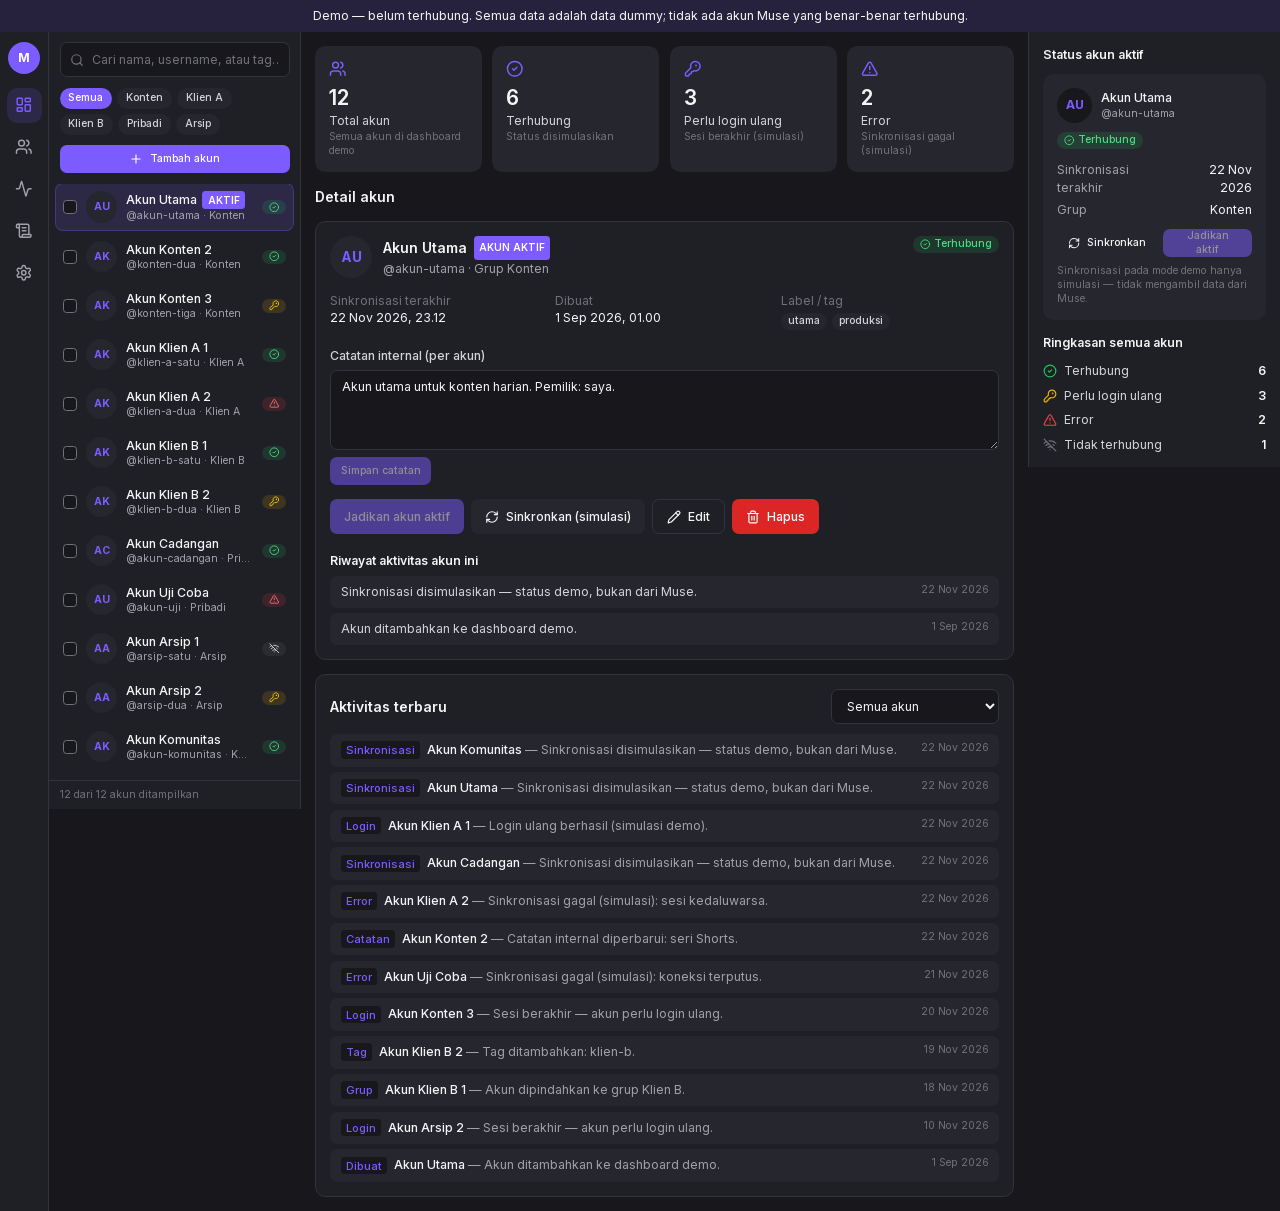
<file: index.html>
<!DOCTYPE html><html lang="id"><head><meta charSet="utf-8"/><meta name="viewport" content="width=device-width, initial-scale=1"/><link rel="preload" href="/_next/static/media/e4af272ccee01ff0-s.p.woff2" as="font" crossorigin="" type="font/woff2"/><link rel="stylesheet" href="/_next/static/css/fdf751924c16b645.css" data-precedence="next"/><link rel="preload" as="script" fetchPriority="low" href="/_next/static/chunks/webpack-b10e1bf7a5faa37c.js"/><script src="/_next/static/chunks/fd9d1056-e70a490eb02719dc.js" async=""></script><script src="/_next/static/chunks/117-2e8d9cd71b1ad365.js" async=""></script><script src="/_next/static/chunks/main-app-1f5f24aff5a892ca.js" async=""></script><script src="/_next/static/chunks/438-dbdf362c03883422.js" async=""></script><script src="/_next/static/chunks/536-ce1e2355e84a380b.js" async=""></script><script src="/_next/static/chunks/app/page-1c372285d235ae47.js" async=""></script><script src="/_next/static/chunks/app/layout-db25bd745ebc02a4.js" async=""></script><title>Muse Multi-Account Manager — Demo</title><meta name="description" content="Dashboard demo untuk mengelola banyak akun Muse. Semua data adalah data dummy; tidak ada akun yang benar-benar terhubung."/><meta name="next-size-adjust"/><script src="/_next/static/chunks/polyfills-42372ed130431b0a.js" noModule=""></script></head><body class="__className_d8ebd1"><div class="flex min-h-screen flex-col bg-charcoal text-zinc-100"><div role="status" class="bg-accent-soft px-4 py-2 text-center text-sm text-zinc-100">Demo — belum terhubung. Semua data adalah data dummy; tidak ada akun Muse yang benar-benar terhubung.</div><header class="flex items-center gap-2 border-b border-charcoal-border bg-charcoal-panel px-3 py-2 lg:hidden"><button class="inline-flex items-center justify-center gap-2 rounded-lg font-medium transition-colors focus-visible:outline-none focus-visible:ring-2 focus-visible:ring-offset-2 focus-visible:ring-offset-charcoal disabled:pointer-events-none disabled:opacity-50 h-9 w-9 text-zinc-300 hover:bg-charcoal-card hover:text-zinc-100 focus-visible:ring-accent" aria-label="Buka daftar akun"><svg xmlns="http://www.w3.org/2000/svg" width="24" height="24" viewBox="0 0 24 24" fill="none" stroke="currentColor" stroke-width="2" stroke-linecap="round" stroke-linejoin="round" class="lucide lucide-menu h-5 w-5" aria-hidden="true"><line x1="4" x2="20" y1="12" y2="12"></line><line x1="4" x2="20" y1="6" y2="6"></line><line x1="4" x2="20" y1="18" y2="18"></line></svg></button><span class="text-sm font-semibold">Muse Multi-Account Manager</span><span class="ml-auto rounded-full bg-accent-soft px-2 py-0.5 text-xs text-accent">Demo</span><button class="inline-flex items-center justify-center gap-2 rounded-lg font-medium transition-colors focus-visible:outline-none focus-visible:ring-2 focus-visible:ring-offset-2 focus-visible:ring-offset-charcoal disabled:pointer-events-none disabled:opacity-50 h-9 w-9 text-zinc-300 hover:bg-charcoal-card hover:text-zinc-100 focus-visible:ring-accent" aria-label="Buka panel status"><svg xmlns="http://www.w3.org/2000/svg" width="24" height="24" viewBox="0 0 24 24" fill="none" stroke="currentColor" stroke-width="2" stroke-linecap="round" stroke-linejoin="round" class="lucide lucide-panel-right h-5 w-5" aria-hidden="true"><rect width="18" height="18" x="3" y="3" rx="2"></rect><path d="M15 3v18"></path></svg></button></header><div class="flex min-h-0 flex-1"><nav aria-label="Workspace" class="hidden w-14 shrink-0 flex-col items-center gap-2 border-r border-charcoal-border bg-charcoal-panel py-3 md:flex"><div class="mb-2 flex h-9 w-9 items-center justify-center rounded-full bg-accent text-sm font-bold text-white" aria-hidden="true">M</div><button aria-label="Dashboard" title="Dashboard" class="flex h-10 w-10 items-center justify-center rounded-xl transition-colors focus-visible:outline-none focus-visible:ring-2 focus-visible:ring-accent bg-accent-soft text-accent"><svg xmlns="http://www.w3.org/2000/svg" width="24" height="24" viewBox="0 0 24 24" fill="none" stroke="currentColor" stroke-width="2" stroke-linecap="round" stroke-linejoin="round" class="lucide lucide-layout-dashboard h-5 w-5" aria-hidden="true"><rect width="7" height="9" x="3" y="3" rx="1"></rect><rect width="7" height="5" x="14" y="3" rx="1"></rect><rect width="7" height="9" x="14" y="12" rx="1"></rect><rect width="7" height="5" x="3" y="16" rx="1"></rect></svg></button><button aria-label="Akun" title="Akun" class="flex h-10 w-10 items-center justify-center rounded-xl transition-colors focus-visible:outline-none focus-visible:ring-2 focus-visible:ring-accent text-zinc-400 hover:bg-charcoal-card hover:text-zinc-100"><svg xmlns="http://www.w3.org/2000/svg" width="24" height="24" viewBox="0 0 24 24" fill="none" stroke="currentColor" stroke-width="2" stroke-linecap="round" stroke-linejoin="round" class="lucide lucide-users h-5 w-5" aria-hidden="true"><path d="M16 21v-2a4 4 0 0 0-4-4H6a4 4 0 0 0-4 4v2"></path><circle cx="9" cy="7" r="4"></circle><path d="M22 21v-2a4 4 0 0 0-3-3.87"></path><path d="M16 3.13a4 4 0 0 1 0 7.75"></path></svg></button><button aria-label="Aktivitas" title="Aktivitas" class="flex h-10 w-10 items-center justify-center rounded-xl transition-colors focus-visible:outline-none focus-visible:ring-2 focus-visible:ring-accent text-zinc-400 hover:bg-charcoal-card hover:text-zinc-100"><svg xmlns="http://www.w3.org/2000/svg" width="24" height="24" viewBox="0 0 24 24" fill="none" stroke="currentColor" stroke-width="2" stroke-linecap="round" stroke-linejoin="round" class="lucide lucide-activity h-5 w-5" aria-hidden="true"><path d="M22 12h-2.48a2 2 0 0 0-1.93 1.46l-2.35 8.36a.25.25 0 0 1-.48 0L9.24 2.18a.25.25 0 0 0-.48 0l-2.35 8.36A2 2 0 0 1 4.49 12H2"></path></svg></button><button aria-label="Audit log" title="Audit log" class="flex h-10 w-10 items-center justify-center rounded-xl transition-colors focus-visible:outline-none focus-visible:ring-2 focus-visible:ring-accent text-zinc-400 hover:bg-charcoal-card hover:text-zinc-100"><svg xmlns="http://www.w3.org/2000/svg" width="24" height="24" viewBox="0 0 24 24" fill="none" stroke="currentColor" stroke-width="2" stroke-linecap="round" stroke-linejoin="round" class="lucide lucide-scroll-text h-5 w-5" aria-hidden="true"><path d="M15 12h-5"></path><path d="M15 8h-5"></path><path d="M19 17V5a2 2 0 0 0-2-2H4"></path><path d="M8 21h12a2 2 0 0 0 2-2v-1a1 1 0 0 0-1-1H11a1 1 0 0 0-1 1v1a2 2 0 1 1-4 0V5a2 2 0 1 0-4 0v2a1 1 0 0 0 1 1h3"></path></svg></button><button aria-label="Pengaturan" title="Pengaturan" class="flex h-10 w-10 items-center justify-center rounded-xl transition-colors focus-visible:outline-none focus-visible:ring-2 focus-visible:ring-accent text-zinc-400 hover:bg-charcoal-card hover:text-zinc-100"><svg xmlns="http://www.w3.org/2000/svg" width="24" height="24" viewBox="0 0 24 24" fill="none" stroke="currentColor" stroke-width="2" stroke-linecap="round" stroke-linejoin="round" class="lucide lucide-settings h-5 w-5" aria-hidden="true"><path d="M12.22 2h-.44a2 2 0 0 0-2 2v.18a2 2 0 0 1-1 1.73l-.43.25a2 2 0 0 1-2 0l-.15-.08a2 2 0 0 0-2.73.73l-.22.38a2 2 0 0 0 .73 2.73l.15.1a2 2 0 0 1 1 1.72v.51a2 2 0 0 1-1 1.74l-.15.09a2 2 0 0 0-.73 2.73l.22.38a2 2 0 0 0 2.73.73l.15-.08a2 2 0 0 1 2 0l.43.25a2 2 0 0 1 1 1.73V20a2 2 0 0 0 2 2h.44a2 2 0 0 0 2-2v-.18a2 2 0 0 1 1-1.73l.43-.25a2 2 0 0 1 2 0l.15.08a2 2 0 0 0 2.73-.73l.22-.39a2 2 0 0 0-.73-2.73l-.15-.08a2 2 0 0 1-1-1.74v-.5a2 2 0 0 1 1-1.74l.15-.09a2 2 0 0 0 .73-2.73l-.22-.38a2 2 0 0 0-2.73-.73l-.15.08a2 2 0 0 1-2 0l-.43-.25a2 2 0 0 1-1-1.73V4a2 2 0 0 0-2-2z"></path><circle cx="12" cy="12" r="3"></circle></svg></button></nav><div class="hidden lg:block"><aside class="flex w-72 shrink-0 flex-col border-r border-charcoal-border bg-charcoal-panel"><div class="space-y-3 p-3"><div class="relative"><svg xmlns="http://www.w3.org/2000/svg" width="24" height="24" viewBox="0 0 24 24" fill="none" stroke="currentColor" stroke-width="2" stroke-linecap="round" stroke-linejoin="round" class="lucide lucide-search pointer-events-none absolute left-3 top-1/2 h-4 w-4 -translate-y-1/2 text-zinc-500" aria-hidden="true"><circle cx="11" cy="11" r="8"></circle><path d="m21 21-4.3-4.3"></path></svg><input class="flex h-10 w-full rounded-lg border border-charcoal-border bg-charcoal px-3 text-sm text-zinc-100 placeholder:text-zinc-500 focus:border-accent focus:outline-none focus:ring-2 focus:ring-accent/40 pl-9" placeholder="Cari nama, username, atau tag…" aria-label="Cari akun" value=""/></div><div class="flex flex-wrap gap-1.5" role="group" aria-label="Filter grup"><button class="rounded-full px-2.5 py-1 text-xs font-medium transition-colors focus-visible:outline-none focus-visible:ring-2 focus-visible:ring-accent bg-accent text-white">Semua</button></div><button class="inline-flex items-center justify-center gap-2 rounded-lg font-medium transition-colors focus-visible:outline-none focus-visible:ring-2 focus-visible:ring-offset-2 focus-visible:ring-offset-charcoal disabled:pointer-events-none disabled:opacity-50 h-8 px-3 text-xs bg-accent text-white hover:bg-accent-hover focus-visible:ring-accent w-full"><svg xmlns="http://www.w3.org/2000/svg" width="24" height="24" viewBox="0 0 24 24" fill="none" stroke="currentColor" stroke-width="2" stroke-linecap="round" stroke-linejoin="round" class="lucide lucide-plus h-4 w-4" aria-hidden="true"><path d="M5 12h14"></path><path d="M12 5v14"></path></svg> Tambah akun</button></div><div class="min-h-0 flex-1 overflow-y-auto px-2 pb-3"><p class="px-2 py-4 text-sm text-zinc-400">Memuat data demo…</p></div><p class="border-t border-charcoal-border px-3 py-2 text-xs text-zinc-500">0<!-- --> dari <!-- -->0<!-- --> akun ditampilkan</p></aside></div><main class="min-w-0 flex-1 space-y-4 overflow-y-auto p-4"><div class="grid grid-cols-2 gap-3 xl:grid-cols-4"><div class="animate-pulse rounded-lg bg-charcoal-card h-24"></div><div class="animate-pulse rounded-lg bg-charcoal-card h-24"></div><div class="animate-pulse rounded-lg bg-charcoal-card h-24"></div><div class="animate-pulse rounded-lg bg-charcoal-card h-24"></div></div><div class="flex flex-wrap items-center justify-between gap-2"><h1 class="text-base font-semibold">Detail akun</h1></div><div class="space-y-2"><div class="animate-pulse rounded-lg bg-charcoal-card h-24"></div><div class="animate-pulse rounded-lg bg-charcoal-card h-24"></div><div class="animate-pulse rounded-lg bg-charcoal-card h-24"></div></div></main><div class="hidden xl:block"></div></div><div class="border-t border-charcoal-border bg-charcoal-panel p-4 xl:hidden"></div></div><section aria-label="Notifications alt+T" tabindex="-1" aria-live="polite" aria-relevant="additions text" aria-atomic="false"></section><script src="/_next/static/chunks/webpack-b10e1bf7a5faa37c.js" async=""></script><script>(self.__next_f=self.__next_f||[]).push([0]);self.__next_f.push([2,null])</script><script>self.__next_f.push([1,"1:HL[\"/_next/static/media/e4af272ccee01ff0-s.p.woff2\",\"font\",{\"crossOrigin\":\"\",\"type\":\"font/woff2\"}]\n2:HL[\"/_next/static/css/fdf751924c16b645.css\",\"style\"]\n"])</script><script>self.__next_f.push([1,"3:I[2846,[],\"\"]\n5:I[9107,[],\"ClientPageRoot\"]\n6:I[1229,[\"438\",\"static/chunks/438-dbdf362c03883422.js\",\"536\",\"static/chunks/536-ce1e2355e84a380b.js\",\"931\",\"static/chunks/app/page-1c372285d235ae47.js\"],\"default\",1]\n7:I[4707,[],\"\"]\n8:I[6423,[],\"\"]\n9:I[4438,[\"438\",\"static/chunks/438-dbdf362c03883422.js\",\"185\",\"static/chunks/app/layout-db25bd745ebc02a4.js\"],\"Toaster\"]\nb:I[1060,[],\"\"]\nc:[]\n"])</script><script>self.__next_f.push([1,"0:[\"$\",\"$L3\",null,{\"buildId\":\"ZyEtljfBCpnEhVdH9P_5f\",\"assetPrefix\":\"\",\"urlParts\":[\"\",\"\"],\"initialTree\":[\"\",{\"children\":[\"__PAGE__\",{}]},\"$undefined\",\"$undefined\",true],\"initialSeedData\":[\"\",{\"children\":[\"__PAGE__\",{},[[\"$L4\",[\"$\",\"$L5\",null,{\"props\":{\"params\":{},\"searchParams\":{}},\"Component\":\"$6\"}],null],null],null]},[[[[\"$\",\"link\",\"0\",{\"rel\":\"stylesheet\",\"href\":\"/_next/static/css/fdf751924c16b645.css\",\"precedence\":\"next\",\"crossOrigin\":\"$undefined\"}]],[\"$\",\"html\",null,{\"lang\":\"id\",\"children\":[\"$\",\"body\",null,{\"className\":\"__className_d8ebd1\",\"children\":[[\"$\",\"$L7\",null,{\"parallelRouterKey\":\"children\",\"segmentPath\":[\"children\"],\"error\":\"$undefined\",\"errorStyles\":\"$undefined\",\"errorScripts\":\"$undefined\",\"template\":[\"$\",\"$L8\",null,{}],\"templateStyles\":\"$undefined\",\"templateScripts\":\"$undefined\",\"notFound\":[[\"$\",\"title\",null,{\"children\":\"404: This page could not be found.\"}],[\"$\",\"div\",null,{\"style\":{\"fontFamily\":\"system-ui,\\\"Segoe UI\\\",Roboto,Helvetica,Arial,sans-serif,\\\"Apple Color Emoji\\\",\\\"Segoe UI Emoji\\\"\",\"height\":\"100vh\",\"textAlign\":\"center\",\"display\":\"flex\",\"flexDirection\":\"column\",\"alignItems\":\"center\",\"justifyContent\":\"center\"},\"children\":[\"$\",\"div\",null,{\"children\":[[\"$\",\"style\",null,{\"dangerouslySetInnerHTML\":{\"__html\":\"body{color:#000;background:#fff;margin:0}.next-error-h1{border-right:1px solid rgba(0,0,0,.3)}@media (prefers-color-scheme:dark){body{color:#fff;background:#000}.next-error-h1{border-right:1px solid rgba(255,255,255,.3)}}\"}}],[\"$\",\"h1\",null,{\"className\":\"next-error-h1\",\"style\":{\"display\":\"inline-block\",\"margin\":\"0 20px 0 0\",\"padding\":\"0 23px 0 0\",\"fontSize\":24,\"fontWeight\":500,\"verticalAlign\":\"top\",\"lineHeight\":\"49px\"},\"children\":\"404\"}],[\"$\",\"div\",null,{\"style\":{\"display\":\"inline-block\"},\"children\":[\"$\",\"h2\",null,{\"style\":{\"fontSize\":14,\"fontWeight\":400,\"lineHeight\":\"49px\",\"margin\":0},\"children\":\"This page could not be found.\"}]}]]}]}]],\"notFoundStyles\":[]}],[\"$\",\"$L9\",null,{\"position\":\"bottom-right\",\"richColors\":true,\"toastOptions\":{\"style\":{\"background\":\"#1f1f26\",\"border\":\"1px solid #33333d\",\"color\":\"#f4f4f5\"}}}]]}]}]],null],null],\"couldBeIntercepted\":false,\"initialHead\":[null,\"$La\"],\"globalErrorComponent\":\"$b\",\"missingSlots\":\"$Wc\"}]\n"])</script><script>self.__next_f.push([1,"a:[[\"$\",\"meta\",\"0\",{\"name\":\"viewport\",\"content\":\"width=device-width, initial-scale=1\"}],[\"$\",\"meta\",\"1\",{\"charSet\":\"utf-8\"}],[\"$\",\"title\",\"2\",{\"children\":\"Muse Multi-Account Manager — Demo\"}],[\"$\",\"meta\",\"3\",{\"name\":\"description\",\"content\":\"Dashboard demo untuk mengelola banyak akun Muse. Semua data adalah data dummy; tidak ada akun yang benar-benar terhubung.\"}],[\"$\",\"meta\",\"4\",{\"name\":\"next-size-adjust\"}]]\n4:null\n"])</script></body></html>
</file>
<file: _next/static/css/fdf751924c16b645.css>
@font-face{font-family:__Inter_d8ebd1;font-style:normal;font-weight:100 900;font-display:swap;src:url(/_next/static/media/ba9851c3c22cd980-s.woff2) format("woff2");unicode-range:u+0460-052f,u+1c80-1c8a,u+20b4,u+2de0-2dff,u+a640-a69f,u+fe2e-fe2f}@font-face{font-family:__Inter_d8ebd1;font-style:normal;font-weight:100 900;font-display:swap;src:url(/_next/static/media/21350d82a1f187e9-s.woff2) format("woff2");unicode-range:u+0301,u+0400-045f,u+0490-0491,u+04b0-04b1,u+2116}@font-face{font-family:__Inter_d8ebd1;font-style:normal;font-weight:100 900;font-display:swap;src:url(/_next/static/media/c5fe6dc8356a8c31-s.woff2) format("woff2");unicode-range:u+1f??}@font-face{font-family:__Inter_d8ebd1;font-style:normal;font-weight:100 900;font-display:swap;src:url(/_next/static/media/19cfc7226ec3afaa-s.woff2) format("woff2");unicode-range:u+0370-0377,u+037a-037f,u+0384-038a,u+038c,u+038e-03a1,u+03a3-03ff}@font-face{font-family:__Inter_d8ebd1;font-style:normal;font-weight:100 900;font-display:swap;src:url(/_next/static/media/df0a9ae256c0569c-s.woff2) format("woff2");unicode-range:u+0102-0103,u+0110-0111,u+0128-0129,u+0168-0169,u+01a0-01a1,u+01af-01b0,u+0300-0301,u+0303-0304,u+0308-0309,u+0323,u+0329,u+1ea0-1ef9,u+20ab}@font-face{font-family:__Inter_d8ebd1;font-style:normal;font-weight:100 900;font-display:swap;src:url(/_next/static/media/8e9860b6e62d6359-s.woff2) format("woff2");unicode-range:u+0100-02ba,u+02bd-02c5,u+02c7-02cc,u+02ce-02d7,u+02dd-02ff,u+0304,u+0308,u+0329,u+1d00-1dbf,u+1e00-1e9f,u+1ef2-1eff,u+2020,u+20a0-20ab,u+20ad-20c4,u+2113,u+2c60-2c7f,u+a720-a7ff}@font-face{font-family:__Inter_d8ebd1;font-style:normal;font-weight:100 900;font-display:swap;src:url(/_next/static/media/e4af272ccee01ff0-s.p.woff2) format("woff2");unicode-range:u+00??,u+0131,u+0152-0153,u+02bb-02bc,u+02c6,u+02da,u+02dc,u+0304,u+0308,u+0329,u+2000-206f,u+20ac,u+2122,u+2191,u+2193,u+2212,u+2215,u+feff,u+fffd}@font-face{font-family:__Inter_Fallback_d8ebd1;src:local("Arial");ascent-override:90.49%;descent-override:22.56%;line-gap-override:0.00%;size-adjust:107.06%}.__className_d8ebd1{font-family:__Inter_d8ebd1,__Inter_Fallback_d8ebd1;font-style:normal}*,:after,:before{--tw-border-spacing-x:0;--tw-border-spacing-y:0;--tw-translate-x:0;--tw-translate-y:0;--tw-rotate:0;--tw-skew-x:0;--tw-skew-y:0;--tw-scale-x:1;--tw-scale-y:1;--tw-pan-x: ;--tw-pan-y: ;--tw-pinch-zoom: ;--tw-scroll-snap-strictness:proximity;--tw-gradient-from-position: ;--tw-gradient-via-position: ;--tw-gradient-to-position: ;--tw-ordinal: ;--tw-slashed-zero: ;--tw-numeric-figure: ;--tw-numeric-spacing: ;--tw-numeric-fraction: ;--tw-ring-inset: ;--tw-ring-offset-width:0px;--tw-ring-offset-color:#fff;--tw-ring-color:rgba(59,130,246,.5);--tw-ring-offset-shadow:0 0 #0000;--tw-ring-shadow:0 0 #0000;--tw-shadow:0 0 #0000;--tw-shadow-colored:0 0 #0000;--tw-blur: ;--tw-brightness: ;--tw-contrast: ;--tw-grayscale: ;--tw-hue-rotate: ;--tw-invert: ;--tw-saturate: ;--tw-sepia: ;--tw-drop-shadow: ;--tw-backdrop-blur: ;--tw-backdrop-brightness: ;--tw-backdrop-contrast: ;--tw-backdrop-grayscale: ;--tw-backdrop-hue-rotate: ;--tw-backdrop-invert: ;--tw-backdrop-opacity: ;--tw-backdrop-saturate: ;--tw-backdrop-sepia: ;--tw-contain-size: ;--tw-contain-layout: ;--tw-contain-paint: ;--tw-contain-style: }::backdrop{--tw-border-spacing-x:0;--tw-border-spacing-y:0;--tw-translate-x:0;--tw-translate-y:0;--tw-rotate:0;--tw-skew-x:0;--tw-skew-y:0;--tw-scale-x:1;--tw-scale-y:1;--tw-pan-x: ;--tw-pan-y: ;--tw-pinch-zoom: ;--tw-scroll-snap-strictness:proximity;--tw-gradient-from-position: ;--tw-gradient-via-position: ;--tw-gradient-to-position: ;--tw-ordinal: ;--tw-slashed-zero: ;--tw-numeric-figure: ;--tw-numeric-spacing: ;--tw-numeric-fraction: ;--tw-ring-inset: ;--tw-ring-offset-width:0px;--tw-ring-offset-color:#fff;--tw-ring-color:rgba(59,130,246,.5);--tw-ring-offset-shadow:0 0 #0000;--tw-ring-shadow:0 0 #0000;--tw-shadow:0 0 #0000;--tw-shadow-colored:0 0 #0000;--tw-blur: ;--tw-brightness: ;--tw-contrast: ;--tw-grayscale: ;--tw-hue-rotate: ;--tw-invert: ;--tw-saturate: ;--tw-sepia: ;--tw-drop-shadow: ;--tw-backdrop-blur: ;--tw-backdrop-brightness: ;--tw-backdrop-contrast: ;--tw-backdrop-grayscale: ;--tw-backdrop-hue-rotate: ;--tw-backdrop-invert: ;--tw-backdrop-opacity: ;--tw-backdrop-saturate: ;--tw-backdrop-sepia: ;--tw-contain-size: ;--tw-contain-layout: ;--tw-contain-paint: ;--tw-contain-style: }/*
! tailwindcss v3.4.19 | MIT License | https://tailwindcss.com
*/*,:after,:before{box-sizing:border-box;border:0 solid #e5e7eb}:after,:before{--tw-content:""}:host,html{line-height:1.5;-webkit-text-size-adjust:100%;-moz-tab-size:4;-o-tab-size:4;tab-size:4;font-family:Inter,system-ui,-apple-system,Segoe UI,sans-serif;font-feature-settings:normal;font-variation-settings:normal;-webkit-tap-highlight-color:transparent}body{margin:0;line-height:inherit}hr{height:0;color:inherit;border-top-width:1px}abbr:where([title]){-webkit-text-decoration:underline dotted;text-decoration:underline dotted}h1,h2,h3,h4,h5,h6{font-size:inherit;font-weight:inherit}a{color:inherit;text-decoration:inherit}b,strong{font-weight:bolder}code,kbd,pre,samp{font-family:ui-monospace,SFMono-Regular,Menlo,Monaco,Consolas,Liberation Mono,Courier New,monospace;font-feature-settings:normal;font-variation-settings:normal;font-size:1em}small{font-size:80%}sub,sup{font-size:75%;line-height:0;position:relative;vertical-align:baseline}sub{bottom:-.25em}sup{top:-.5em}table{text-indent:0;border-color:inherit;border-collapse:collapse}button,input,optgroup,select,textarea{font-family:inherit;font-feature-settings:inherit;font-variation-settings:inherit;font-size:100%;font-weight:inherit;line-height:inherit;letter-spacing:inherit;color:inherit;margin:0;padding:0}button,select{text-transform:none}button,input:where([type=button]),input:where([type=reset]),input:where([type=submit]){-webkit-appearance:button;background-color:transparent;background-image:none}:-moz-focusring{outline:auto}:-moz-ui-invalid{box-shadow:none}progress{vertical-align:baseline}::-webkit-inner-spin-button,::-webkit-outer-spin-button{height:auto}[type=search]{-webkit-appearance:textfield;outline-offset:-2px}::-webkit-search-decoration{-webkit-appearance:none}::-webkit-file-upload-button{-webkit-appearance:button;font:inherit}summary{display:list-item}blockquote,dd,dl,figure,h1,h2,h3,h4,h5,h6,hr,p,pre{margin:0}fieldset{margin:0}fieldset,legend{padding:0}menu,ol,ul{list-style:none;margin:0;padding:0}dialog{padding:0}textarea{resize:vertical}input::-moz-placeholder,textarea::-moz-placeholder{opacity:1;color:#9ca3af}input::placeholder,textarea::placeholder{opacity:1;color:#9ca3af}[role=button],button{cursor:pointer}:disabled{cursor:default}audio,canvas,embed,iframe,img,object,svg,video{display:block;vertical-align:middle}img,video{max-width:100%;height:auto}[hidden]:where(:not([hidden=until-found])){display:none}.pointer-events-none{pointer-events:none}.fixed{position:fixed}.absolute{position:absolute}.relative{position:relative}.inset-0{inset:0}.inset-x-0{left:0;right:0}.inset-y-0{top:0;bottom:0}.bottom-4{bottom:1rem}.left-0{left:0}.left-3{left:.75rem}.right-0{right:0}.top-1\/2{top:50%}.z-40{z-index:40}.z-50{z-index:50}.mx-auto{margin-left:auto;margin-right:auto}.mb-1{margin-bottom:.25rem}.mb-2{margin-bottom:.5rem}.mb-3{margin-bottom:.75rem}.mb-4{margin-bottom:1rem}.ml-auto{margin-left:auto}.mr-2{margin-right:.5rem}.mt-0\.5{margin-top:.125rem}.mt-1{margin-top:.25rem}.mt-1\.5{margin-top:.375rem}.mt-2{margin-top:.5rem}.mt-3{margin-top:.75rem}.mt-4{margin-top:1rem}.mt-5{margin-top:1.25rem}.block{display:block}.flex{display:flex}.inline-flex{display:inline-flex}.grid{display:grid}.hidden{display:none}.h-10{height:2.5rem}.h-12{height:3rem}.h-24{height:6rem}.h-3{height:.75rem}.h-3\.5{height:.875rem}.h-4{height:1rem}.h-5{height:1.25rem}.h-8{height:2rem}.h-9{height:2.25rem}.h-px{height:1px}.max-h-56{max-height:14rem}.max-h-\[90vh\]{max-height:90vh}.min-h-0{min-height:0}.min-h-\[80px\]{min-height:80px}.min-h-screen{min-height:100vh}.w-10{width:2.5rem}.w-12{width:3rem}.w-14{width:3.5rem}.w-3{width:.75rem}.w-3\.5{width:.875rem}.w-4{width:1rem}.w-48{width:12rem}.w-5{width:1.25rem}.w-72{width:18rem}.w-8{width:2rem}.w-80{width:20rem}.w-9{width:2.25rem}.w-fit{width:-moz-fit-content;width:fit-content}.w-full{width:100%}.min-w-0{min-width:0}.max-w-\[85vw\]{max-width:85vw}.max-w-\[calc\(100vw-2rem\)\]{max-width:calc(100vw - 2rem)}.max-w-md{max-width:28rem}.max-w-sm{max-width:24rem}.flex-1{flex:1 1 0%}.shrink-0{flex-shrink:0}.-translate-y-1\/2{--tw-translate-y:-50%;transform:translate(var(--tw-translate-x),var(--tw-translate-y)) rotate(var(--tw-rotate)) skewX(var(--tw-skew-x)) skewY(var(--tw-skew-y)) scaleX(var(--tw-scale-x)) scaleY(var(--tw-scale-y))}@keyframes pulse{50%{opacity:.5}}.animate-pulse{animation:pulse 2s cubic-bezier(.4,0,.6,1) infinite}.cursor-pointer{cursor:pointer}.list-disc{list-style-type:disc}.appearance-none{-webkit-appearance:none;-moz-appearance:none;appearance:none}.grid-cols-2{grid-template-columns:repeat(2,minmax(0,1fr))}.flex-col{flex-direction:column}.flex-wrap{flex-wrap:wrap}.items-start{align-items:flex-start}.items-end{align-items:flex-end}.items-center{align-items:center}.justify-end{justify-content:flex-end}.justify-center{justify-content:center}.justify-between{justify-content:space-between}.gap-1{gap:.25rem}.gap-1\.5{gap:.375rem}.gap-2{gap:.5rem}.gap-2\.5{gap:.625rem}.gap-3{gap:.75rem}.gap-4{gap:1rem}.space-y-1>:not([hidden])~:not([hidden]){--tw-space-y-reverse:0;margin-top:calc(.25rem * calc(1 - var(--tw-space-y-reverse)));margin-bottom:calc(.25rem * var(--tw-space-y-reverse))}.space-y-1\.5>:not([hidden])~:not([hidden]){--tw-space-y-reverse:0;margin-top:calc(.375rem * calc(1 - var(--tw-space-y-reverse)));margin-bottom:calc(.375rem * var(--tw-space-y-reverse))}.space-y-2>:not([hidden])~:not([hidden]){--tw-space-y-reverse:0;margin-top:calc(.5rem * calc(1 - var(--tw-space-y-reverse)));margin-bottom:calc(.5rem * var(--tw-space-y-reverse))}.space-y-3>:not([hidden])~:not([hidden]){--tw-space-y-reverse:0;margin-top:calc(.75rem * calc(1 - var(--tw-space-y-reverse)));margin-bottom:calc(.75rem * var(--tw-space-y-reverse))}.space-y-4>:not([hidden])~:not([hidden]){--tw-space-y-reverse:0;margin-top:calc(1rem * calc(1 - var(--tw-space-y-reverse)));margin-bottom:calc(1rem * var(--tw-space-y-reverse))}.overflow-x-auto{overflow-x:auto}.overflow-y-auto{overflow-y:auto}.truncate{overflow:hidden;text-overflow:ellipsis;white-space:nowrap}.rounded{border-radius:.25rem}.rounded-full{border-radius:9999px}.rounded-lg{border-radius:.5rem}.rounded-md{border-radius:.375rem}.rounded-xl{border-radius:.75rem}.border{border-width:1px}.border-b{border-bottom-width:1px}.border-l{border-left-width:1px}.border-r{border-right-width:1px}.border-t{border-top-width:1px}.border-dashed{border-style:dashed}.border-accent\/50{border-color:rgba(124,92,255,.5)}.border-charcoal-border{--tw-border-opacity:1;border-color:rgb(51 51 61/var(--tw-border-opacity,1))}.border-zinc-500{--tw-border-opacity:1;border-color:rgb(113 113 122/var(--tw-border-opacity,1))}.bg-accent{--tw-bg-opacity:1;background-color:rgb(124 92 255/var(--tw-bg-opacity,1))}.bg-accent-soft{background-color:rgba(124,92,255,.15)}.bg-black\/70{background-color:rgba(0,0,0,.7)}.bg-charcoal{--tw-bg-opacity:1;background-color:rgb(23 23 28/var(--tw-bg-opacity,1))}.bg-charcoal-border{--tw-bg-opacity:1;background-color:rgb(51 51 61/var(--tw-bg-opacity,1))}.bg-charcoal-card{--tw-bg-opacity:1;background-color:rgb(38 38 47/var(--tw-bg-opacity,1))}.bg-charcoal-panel{--tw-bg-opacity:1;background-color:rgb(31 31 38/var(--tw-bg-opacity,1))}.bg-green-500\/15{background-color:rgba(34,197,94,.15)}.bg-red-500\/15{background-color:rgba(239,68,68,.15)}.bg-red-600{--tw-bg-opacity:1;background-color:rgb(220 38 38/var(--tw-bg-opacity,1))}.bg-transparent{background-color:transparent}.bg-yellow-500\/15{background-color:rgba(234,179,8,.15)}.bg-zinc-500\/15{background-color:hsla(240,4%,46%,.15)}.p-1{padding:.25rem}.p-3{padding:.75rem}.p-4{padding:1rem}.p-5{padding:1.25rem}.p-6{padding:1.5rem}.px-1\.5{padding-left:.375rem;padding-right:.375rem}.px-2{padding-left:.5rem;padding-right:.5rem}.px-2\.5{padding-left:.625rem;padding-right:.625rem}.px-3{padding-left:.75rem;padding-right:.75rem}.px-4{padding-left:1rem;padding-right:1rem}.py-0\.5{padding-top:.125rem;padding-bottom:.125rem}.py-1{padding-top:.25rem;padding-bottom:.25rem}.py-10{padding-top:2.5rem;padding-bottom:2.5rem}.py-2{padding-top:.5rem;padding-bottom:.5rem}.py-3{padding-top:.75rem;padding-bottom:.75rem}.py-4{padding-top:1rem;padding-bottom:1rem}.pb-3{padding-bottom:.75rem}.pl-5{padding-left:1.25rem}.pl-9{padding-left:2.25rem}.pt-1{padding-top:.25rem}.text-center{text-align:center}.text-right{text-align:right}.text-2xl{font-size:1.5rem;line-height:2rem}.text-\[10px\]{font-size:10px}.text-\[11px\]{font-size:11px}.text-base{font-size:1rem;line-height:1.5rem}.text-sm{font-size:.875rem;line-height:1.25rem}.text-xs{font-size:.75rem;line-height:1rem}.font-bold{font-weight:700}.font-medium{font-weight:500}.font-normal{font-weight:400}.font-semibold{font-weight:600}.text-accent{--tw-text-opacity:1;color:rgb(124 92 255/var(--tw-text-opacity,1))}.text-green-400{--tw-text-opacity:1;color:rgb(74 222 128/var(--tw-text-opacity,1))}.text-green-500{--tw-text-opacity:1;color:rgb(34 197 94/var(--tw-text-opacity,1))}.text-red-400{--tw-text-opacity:1;color:rgb(248 113 113/var(--tw-text-opacity,1))}.text-red-500{--tw-text-opacity:1;color:rgb(239 68 68/var(--tw-text-opacity,1))}.text-white{--tw-text-opacity:1;color:rgb(255 255 255/var(--tw-text-opacity,1))}.text-yellow-400{--tw-text-opacity:1;color:rgb(250 204 21/var(--tw-text-opacity,1))}.text-yellow-500{--tw-text-opacity:1;color:rgb(234 179 8/var(--tw-text-opacity,1))}.text-zinc-100{--tw-text-opacity:1;color:rgb(244 244 245/var(--tw-text-opacity,1))}.text-zinc-300{--tw-text-opacity:1;color:rgb(212 212 216/var(--tw-text-opacity,1))}.text-zinc-400{--tw-text-opacity:1;color:rgb(161 161 170/var(--tw-text-opacity,1))}.text-zinc-500{--tw-text-opacity:1;color:rgb(113 113 122/var(--tw-text-opacity,1))}.accent-accent{accent-color:#7c5cff}.shadow-2xl{--tw-shadow:0 25px 50px -12px rgba(0,0,0,.25);--tw-shadow-colored:0 25px 50px -12px var(--tw-shadow-color)}.shadow-2xl,.shadow-xl{box-shadow:var(--tw-ring-offset-shadow,0 0 #0000),var(--tw-ring-shadow,0 0 #0000),var(--tw-shadow)}.shadow-xl{--tw-shadow:0 20px 25px -5px rgba(0,0,0,.1),0 8px 10px -6px rgba(0,0,0,.1);--tw-shadow-colored:0 20px 25px -5px var(--tw-shadow-color),0 8px 10px -6px var(--tw-shadow-color)}.outline{outline-style:solid}.ring-1{--tw-ring-offset-shadow:var(--tw-ring-inset) 0 0 0 var(--tw-ring-offset-width) var(--tw-ring-offset-color);--tw-ring-shadow:var(--tw-ring-inset) 0 0 0 calc(1px + var(--tw-ring-offset-width)) var(--tw-ring-color);box-shadow:var(--tw-ring-offset-shadow),var(--tw-ring-shadow),var(--tw-shadow,0 0 #0000)}.ring-accent\/40{--tw-ring-color:rgba(124,92,255,.4)}.filter{filter:var(--tw-blur) var(--tw-brightness) var(--tw-contrast) var(--tw-grayscale) var(--tw-hue-rotate) var(--tw-invert) var(--tw-saturate) var(--tw-sepia) var(--tw-drop-shadow)}.transition-colors{transition-property:color,background-color,border-color,text-decoration-color,fill,stroke;transition-timing-function:cubic-bezier(.4,0,.2,1);transition-duration:.15s}:root{color-scheme:dark}body,html{background-color:#17171c;color:#f4f4f5;font-size:14px;line-height:1.5}*{scrollbar-width:thin;scrollbar-color:#33333d transparent}::-webkit-scrollbar{width:8px;height:8px}::-webkit-scrollbar-thumb{background:#33333d;border-radius:8px}:focus-visible{outline:2px solid #7c5cff;outline-offset:2px}.placeholder\:text-zinc-500::-moz-placeholder{--tw-text-opacity:1;color:rgb(113 113 122/var(--tw-text-opacity,1))}.placeholder\:text-zinc-500::placeholder{--tw-text-opacity:1;color:rgb(113 113 122/var(--tw-text-opacity,1))}.checked\:border-accent:checked{--tw-border-opacity:1;border-color:rgb(124 92 255/var(--tw-border-opacity,1))}.checked\:bg-accent:checked{--tw-bg-opacity:1;background-color:rgb(124 92 255/var(--tw-bg-opacity,1))}.hover\:bg-accent-hover:hover{--tw-bg-opacity:1;background-color:rgb(106 78 240/var(--tw-bg-opacity,1))}.hover\:bg-charcoal-border:hover{--tw-bg-opacity:1;background-color:rgb(51 51 61/var(--tw-bg-opacity,1))}.hover\:bg-charcoal-card:hover{--tw-bg-opacity:1;background-color:rgb(38 38 47/var(--tw-bg-opacity,1))}.hover\:bg-red-500:hover{--tw-bg-opacity:1;background-color:rgb(239 68 68/var(--tw-bg-opacity,1))}.hover\:text-zinc-100:hover{--tw-text-opacity:1;color:rgb(244 244 245/var(--tw-text-opacity,1))}.focus\:border-accent:focus{--tw-border-opacity:1;border-color:rgb(124 92 255/var(--tw-border-opacity,1))}.focus\:outline-none:focus{outline:2px solid transparent;outline-offset:2px}.focus\:ring-2:focus{--tw-ring-offset-shadow:var(--tw-ring-inset) 0 0 0 var(--tw-ring-offset-width) var(--tw-ring-offset-color);--tw-ring-shadow:var(--tw-ring-inset) 0 0 0 calc(2px + var(--tw-ring-offset-width)) var(--tw-ring-color);box-shadow:var(--tw-ring-offset-shadow),var(--tw-ring-shadow),var(--tw-shadow,0 0 #0000)}.focus\:ring-accent\/40:focus{--tw-ring-color:rgba(124,92,255,.4)}.focus-visible\:outline-none:focus-visible{outline:2px solid transparent;outline-offset:2px}.focus-visible\:ring-2:focus-visible{--tw-ring-offset-shadow:var(--tw-ring-inset) 0 0 0 var(--tw-ring-offset-width) var(--tw-ring-offset-color);--tw-ring-shadow:var(--tw-ring-inset) 0 0 0 calc(2px + var(--tw-ring-offset-width)) var(--tw-ring-color);box-shadow:var(--tw-ring-offset-shadow),var(--tw-ring-shadow),var(--tw-shadow,0 0 #0000)}.focus-visible\:ring-accent:focus-visible{--tw-ring-opacity:1;--tw-ring-color:rgb(124 92 255/var(--tw-ring-opacity,1))}.focus-visible\:ring-red-500:focus-visible{--tw-ring-opacity:1;--tw-ring-color:rgb(239 68 68/var(--tw-ring-opacity,1))}.focus-visible\:ring-offset-2:focus-visible{--tw-ring-offset-width:2px}.focus-visible\:ring-offset-charcoal:focus-visible{--tw-ring-offset-color:#17171c}.disabled\:pointer-events-none:disabled{pointer-events:none}.disabled\:opacity-50:disabled{opacity:.5}@media (min-width:640px){.sm\:block{display:block}.sm\:max-w-2xl{max-width:42rem}.sm\:max-w-md{max-width:28rem}.sm\:grid-cols-2{grid-template-columns:repeat(2,minmax(0,1fr))}.sm\:grid-cols-3{grid-template-columns:repeat(3,minmax(0,1fr))}.sm\:items-center{align-items:center}}@media (min-width:768px){.md\:flex{display:flex}}@media (min-width:1024px){.lg\:block{display:block}.lg\:hidden{display:none}}@media (min-width:1280px){.xl\:block{display:block}.xl\:hidden{display:none}.xl\:grid-cols-3{grid-template-columns:repeat(3,minmax(0,1fr))}.xl\:grid-cols-4{grid-template-columns:repeat(4,minmax(0,1fr))}}
</file>
